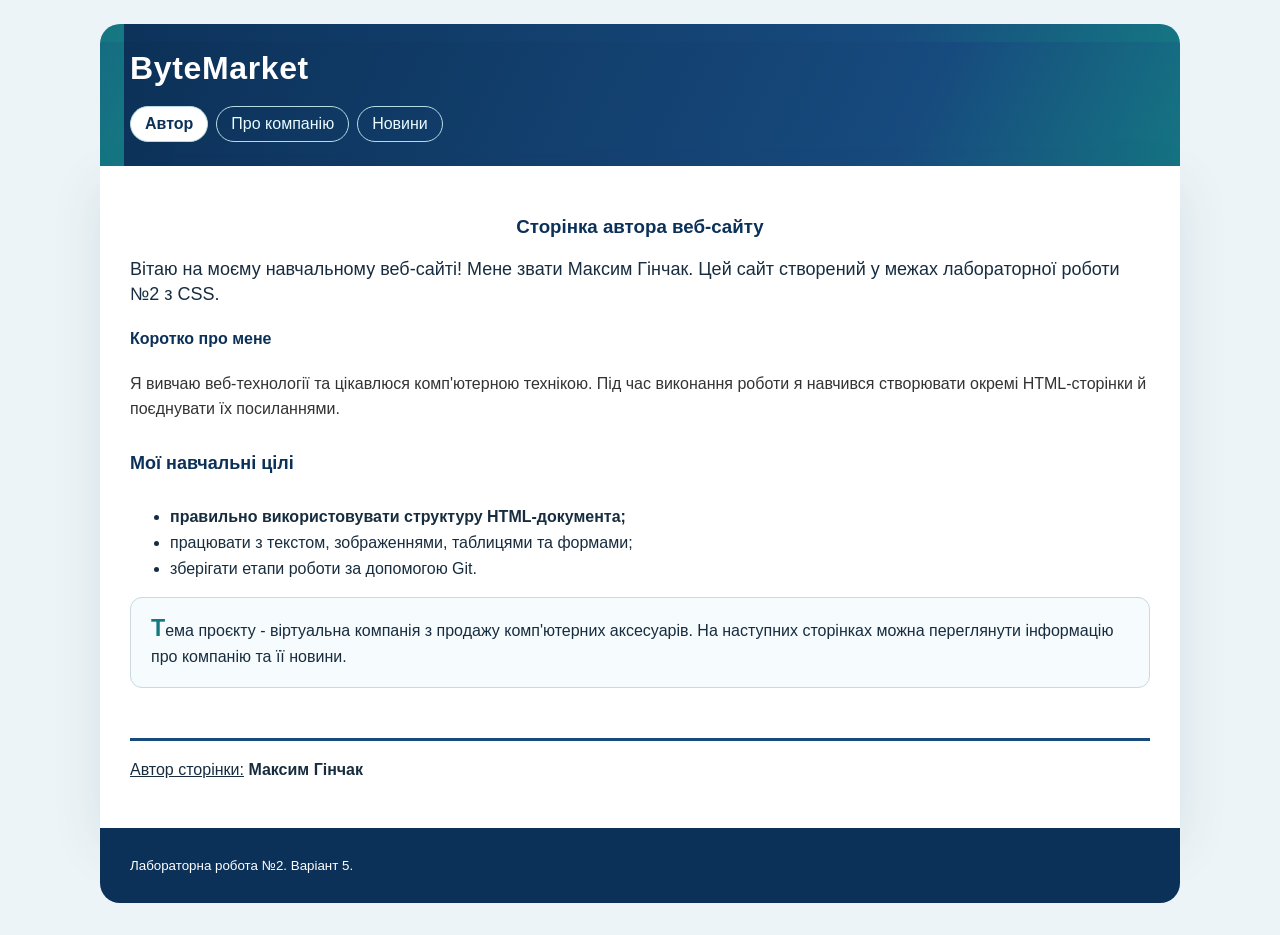
<file: index.html>
<!DOCTYPE html>
<html lang="uk">
<head>
  <meta charset="UTF-8">
  <meta name="Author" content="Максим Гінчак">
  <meta name="Description" content="Сторінка автора навчального веб-сайту ByteMarket">
  <meta name="Keywords" content="HTML, автор, лабораторна робота, комп'ютерні аксесуари">
  <meta name="viewport" content="width=device-width, initial-scale=1.0">
  <title>ByteMarket - сторінка автора</title>
  <link rel="stylesheet" href="assets/css/styles.css">
</head>
<body>
  <header class="site-header">
    <h1>ByteMarket</h1>
    <nav aria-label="Головна навігація">
      <a class="active" aria-current="page" href="index.html">Автор</a>
      <a href="company.html">Про компанію</a>
      <a href="news.html">Новини</a>
    </nav>
  </header>

  <main class="site-main">
    <h3 id="author-title" title="Сторінка автора">Сторінка автора веб-сайту</h3>

    <p class="author-greeting" title="Привітання від автора">
      Вітаю на моєму навчальному веб-сайті! Мене звати Максим Гінчак. Цей сайт створений
      у межах лабораторної роботи №2 з CSS.
    </p>

    <h4 id="about-author" title="Інформація про автора" lang="uk">Коротко про мене</h4>
    <p class="author-interests" title="Інтереси автора">
      Я вивчаю веб-технології та цікавлюся комп'ютерною технікою. Під час виконання
      роботи я навчився створювати окремі HTML-сторінки й поєднувати їх посиланнями.
    </p>

    <h5 class="author-goals" title="Навички автора">Мої навчальні цілі</h5>
    <ul>
      <li>правильно використовувати структуру HTML-документа;</li>
      <li>працювати з текстом, зображеннями, таблицями та формами;</li>
      <li>зберігати етапи роботи за допомогою Git.</li>
    </ul>

    <p class="intro-note" title="Опис проєкту">
      Тема проєкту - віртуальна компанія з продажу комп'ютерних аксесуарів.
      На наступних сторінках можна переглянути інформацію про компанію та її новини.
    </p>

    <br id="author-break" class="page-break" clear="all">
    <hr class="author-divider">

    <p>
      <u id="author-signature" title="Підпис автора" lang="uk">Автор сторінки:</u>
      <b id="author-name" class="author" lang="uk">Максим Гінчак</b>
    </p>
  </main>

  <footer class="site-footer">
    <small>Лабораторна робота №2. Варіант 5.</small>
  </footer>
</body>
</html>
</file>
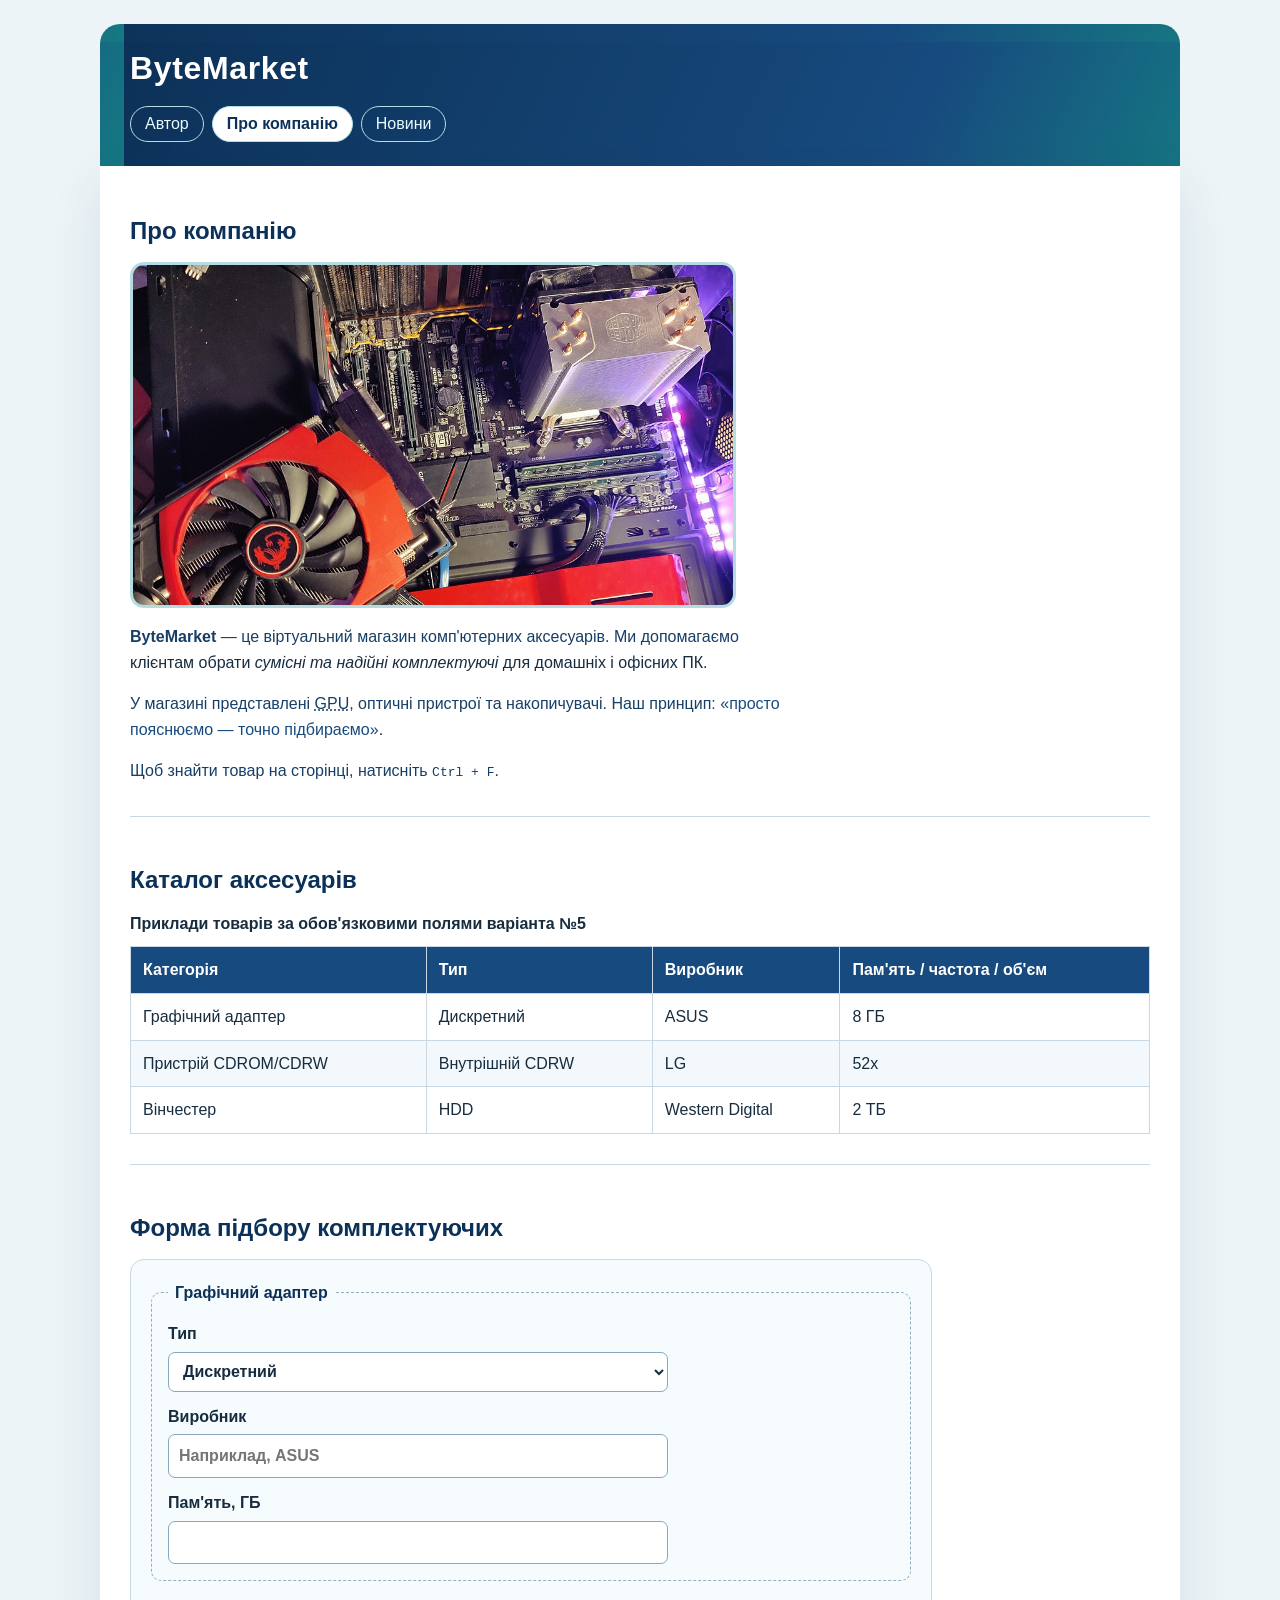
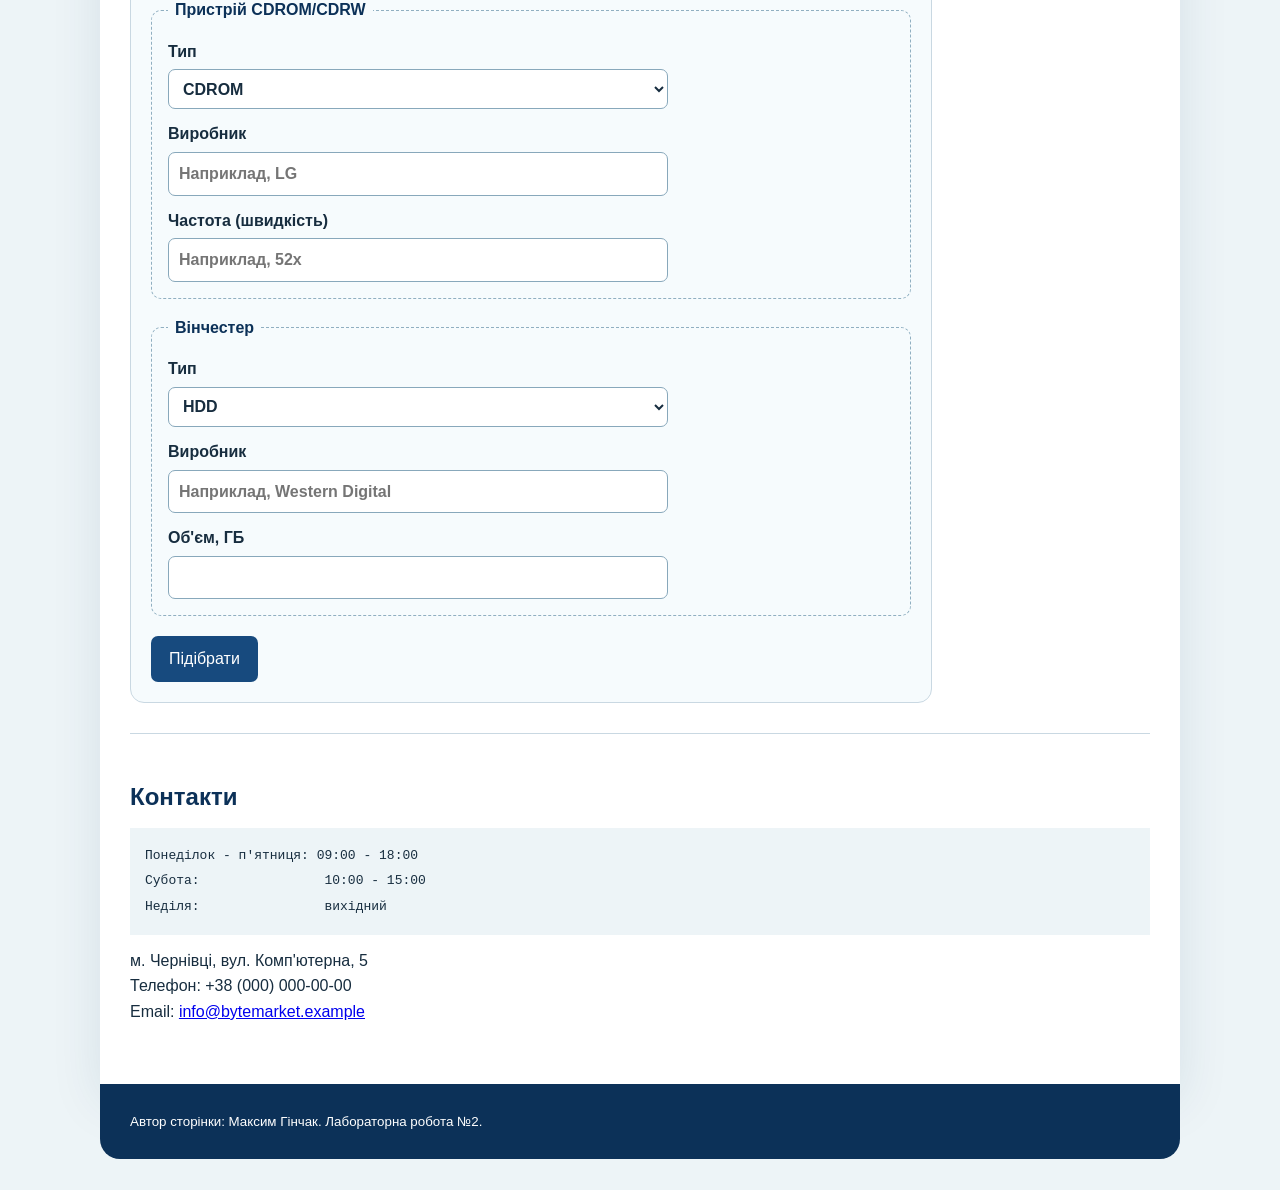
<file: company.html>
<!DOCTYPE html>
<html lang="uk">
<head>
  <meta charset="UTF-8">
  <meta name="Author" content="Максим Гінчак">
  <meta name="Description" content="Інформація про віртуальну компанію ByteMarket">
  <meta name="Keywords" content="комп'ютерні аксесуари, графічний адаптер, CDROM, CDRW, вінчестер">
  <meta name="viewport" content="width=device-width, initial-scale=1.0">
  <title>ByteMarket — про компанію</title>
  <link rel="stylesheet" href="assets/css/styles.css">
</head>
<body>
  <header class="site-header">
    <h1>ByteMarket</h1>
    <nav aria-label="Головна навігація">
      <a href="index.html">Автор</a>
      <a class="active" aria-current="page" href="company.html">Про компанію</a>
      <a href="news.html">Новини</a>
    </nav>
  </header>

  <main class="site-main">
    <section class="content-section">
      <h2>Про компанію</h2>
      <img
        id="company-image"
        title="Комп'ютер із графічним адаптером"
        lang="uk"
        dir="ltr"
        src="assets/images/graphics-card.jpg"
        class="main-image"
        alt="Внутрішні компоненти комп'ютера з графічним адаптером">

      <p>
        <strong id="company-name" title="Назва віртуальної компанії">ByteMarket</strong> —
        це віртуальний магазин комп'ютерних аксесуарів. Ми допомагаємо клієнтам обрати
        <em class="important" lang="uk">сумісні та надійні комплектуючі</em> для домашніх і офісних ПК.
      </p>

      <p>
        У магазині представлені <abbr class="term" lang="uk" title="графічні процесори">GPU</abbr>,
        оптичні пристрої та накопичувачі. Наш принцип:
        <q id="company-quote" dir="ltr">просто пояснюємо — точно підбираємо</q>.
      </p>

      <p>Щоб знайти товар на сторінці, натисніть <kbd class="keyboard" lang="uk">Ctrl + F</kbd>.</p>
    </section>

    <section class="content-section">
      <h2>Каталог аксесуарів</h2>
      <table>
        <caption>Приклади товарів за обов'язковими полями варіанта №5</caption>
        <thead>
          <tr>
            <th>Категорія</th>
            <th>Тип</th>
            <th>Виробник</th>
            <th>Пам'ять / частота / об'єм</th>
          </tr>
        </thead>
        <tbody>
          <tr>
            <td>Графічний адаптер</td>
            <td>Дискретний</td>
            <td>ASUS</td>
            <td>8 ГБ</td>
          </tr>
          <tr>
            <td>Пристрій CDROM/CDRW</td>
            <td>Внутрішній CDRW</td>
            <td>LG</td>
            <td>52x</td>
          </tr>
          <tr>
            <td>Вінчестер</td>
            <td>HDD</td>
            <td>Western Digital</td>
            <td>2 ТБ</td>
          </tr>
        </tbody>
      </table>
    </section>

    <section class="content-section">
      <h2>Форма підбору комплектуючих</h2>
      <form action="#" method="get">
        <fieldset>
          <legend>Графічний адаптер</legend>
          <label>Тип
            <select name="gpu-type">
              <option>Дискретний</option>
              <option>Інтегрований</option>
            </select>
          </label>
          <label>Виробник <input type="text" name="gpu-manufacturer" placeholder="Наприклад, ASUS"></label>
          <label>Пам'ять, ГБ <input type="number" name="gpu-memory" min="1" max="48"></label>
        </fieldset>

        <fieldset>
          <legend>Пристрій CDROM/CDRW</legend>
          <label>Тип
            <select name="optical-type">
              <option>CDROM</option>
              <option>CDRW</option>
            </select>
          </label>
          <label>Виробник <input type="text" name="optical-manufacturer" placeholder="Наприклад, LG"></label>
          <label>Частота (швидкість) <input type="text" name="optical-speed" placeholder="Наприклад, 52x"></label>
        </fieldset>

        <fieldset>
          <legend>Вінчестер</legend>
          <label>Тип
            <select name="drive-type">
              <option>HDD</option>
              <option>SSD</option>
            </select>
          </label>
          <label>Виробник <input type="text" name="drive-manufacturer" placeholder="Наприклад, Western Digital"></label>
          <label>Об'єм, ГБ <input type="number" name="drive-capacity" min="128" step="128"></label>
        </fieldset>

        <button type="submit">Підібрати</button>
      </form>
    </section>

    <section class="content-section">
      <h2>Контакти</h2>
      <pre id="work-hours" title="Графік роботи">
Понеділок - п'ятниця: 09:00 - 18:00
Субота:                10:00 - 15:00
Неділя:                вихідний</pre>

      <address dir="ltr">
        м. Чернівці, вул. Комп'ютерна, 5<br>
        Телефон: +38 (000) 000-00-00<br>
        Email: <a href="mailto:info@bytemarket.example">info@bytemarket.example</a>
      </address>
    </section>
  </main>

  <footer class="site-footer">
    <small>Автор сторінки: Максим Гінчак. Лабораторна робота №2.</small>
  </footer>
</body>
</html>
</file>
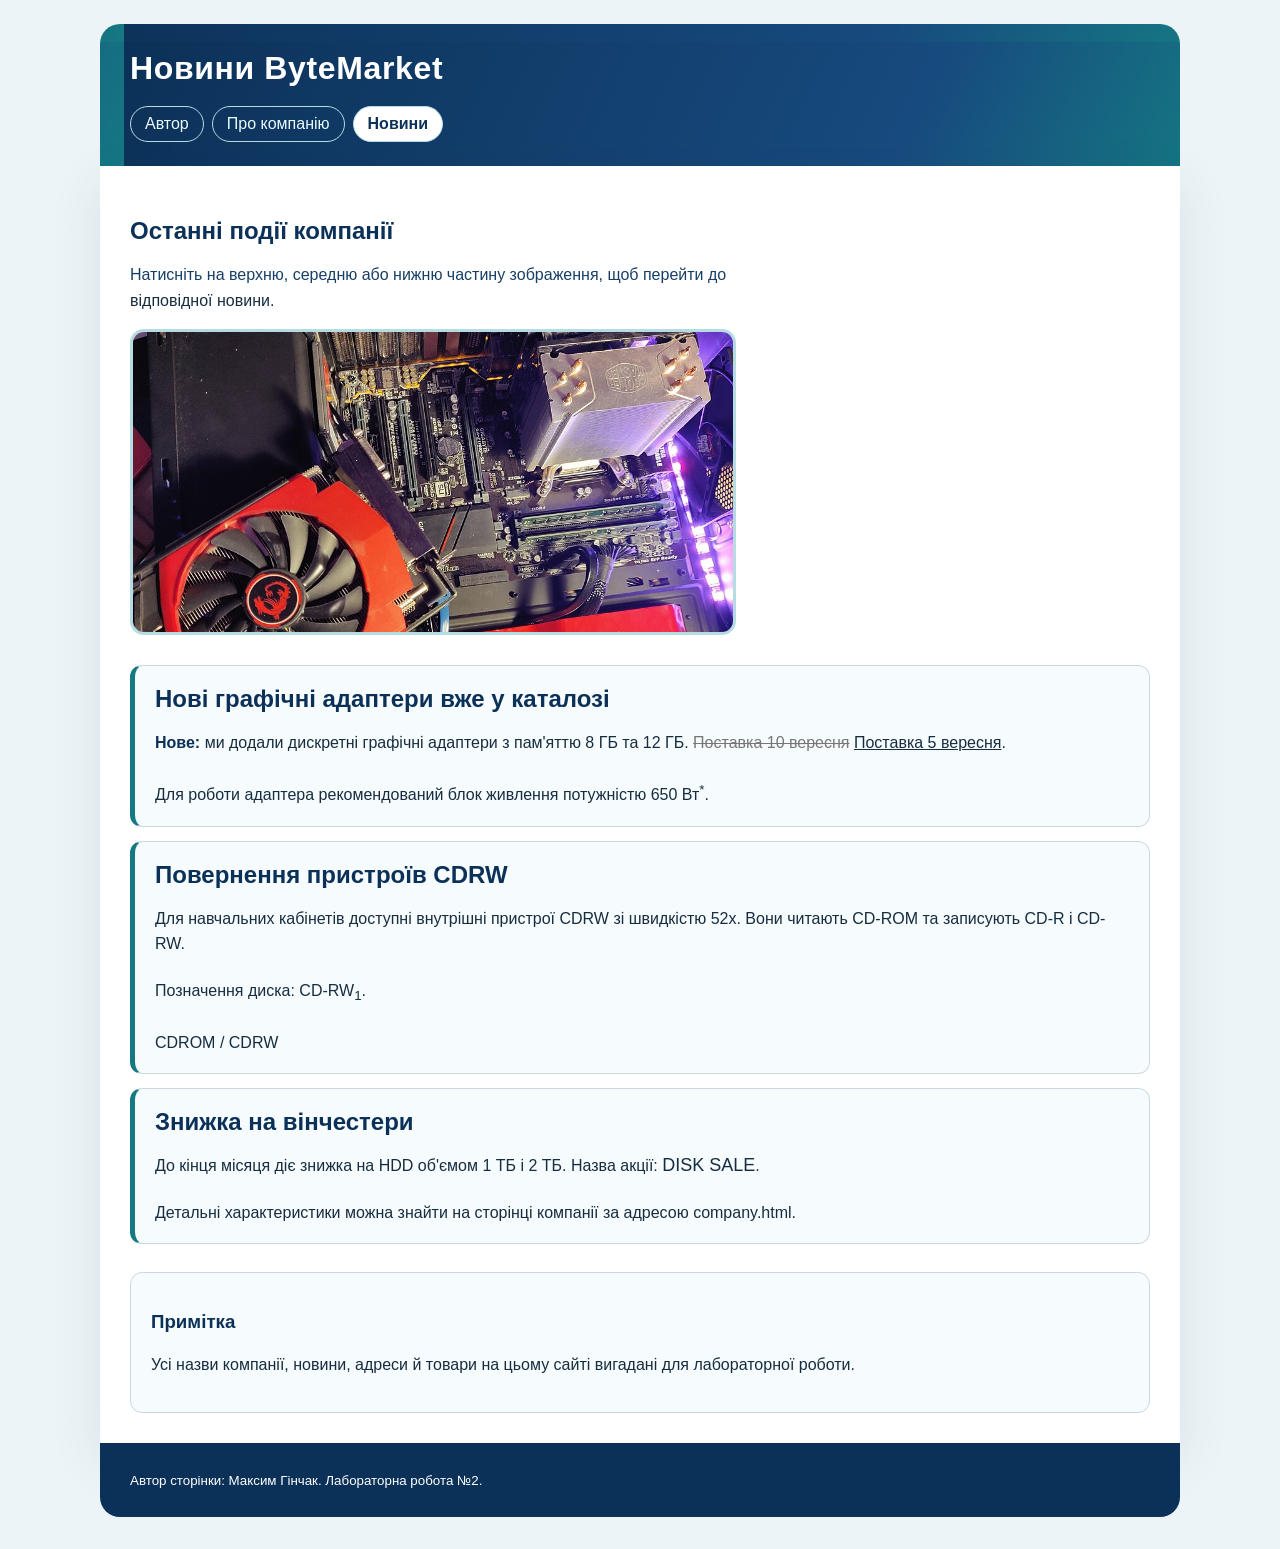
<file: news.html>
<!DOCTYPE html>
<html lang="uk">
<head>
  <meta charset="UTF-8">
  <meta name="Author" content="Максим Гінчак">
  <meta name="Description" content="Новини віртуальної компанії ByteMarket">
  <meta name="Keywords" content="новини, комп'ютерні аксесуари, ByteMarket">
  <meta name="viewport" content="width=device-width, initial-scale=1.0">
  <title>ByteMarket — новини</title>
  <link rel="stylesheet" href="assets/css/styles.css">
</head>
<body>
  <header id="news-header" class="page-header site-header">
    <h1>Новини ByteMarket</h1>
    <nav aria-label="Головна навігація">
      <a href="index.html">Автор</a>
      <a href="company.html">Про компанію</a>
      <a class="active" aria-current="page" href="news.html">Новини</a>
    </nav>
  </header>

  <main class="site-main">
    <section class="content-section">
      <h2>Останні події компанії</h2>
      <p>Натисніть на верхню, середню або нижню частину зображення, щоб перейти до відповідної новини.</p>

      <img
        src="assets/images/graphics-card.jpg"
        id="news-image"
        class="main-image"
        usemap="#news-map"
        alt="Комп'ютерні комплектуючі">

      <map
        name="news-map"
        tabindex="0"
        onblur=""
        accesskey="m"
        target="_self">
        <area href="#gpu-news" shape="rect" coords="0,0,960,426" lang="uk" alt="Новина про графічні адаптери">
        <area href="#optical-news" shape="rect" coords="0,427,960,852" lang="uk" alt="Новина про CDRW">
        <area href="#drive-news" shape="rect" coords="0,853,960,1280" lang="uk" alt="Новина про накопичувачі">
      </map>
    </section>

    <div id="news-list">
      <article id="gpu-news" class="news story">
        <h2>Нові графічні адаптери вже у каталозі</h2>
        <p>
          <span id="gpu-label" title="Позначка новини" class="new-label">Нове:</span>
          ми додали дискретні графічні адаптери з пам'яттю 8 ГБ та 12 ГБ.
          <del id="old-date" lang="uk">Поставка 10 вересня</del>
          <ins datetime="2026-09-01" lang="uk">Поставка 5 вересня</ins>.
        </p>
        <p>Для роботи адаптера рекомендований блок живлення потужністю 650 Вт<sup lang="uk">*</sup>.</p>
      </article>

      <article id="optical-news" class="news story">
        <h2>Повернення пристроїв CDRW</h2>
        <p>
          Для навчальних кабінетів доступні внутрішні пристрої CDRW зі швидкістю 52x.
          Вони читають CD-ROM та записують CD-R і CD-RW.
        </p>
        <p>Позначення диска: CD-RW<sub id="disk-index" class="index">1</sub>.</p>
        <p><bdo dir="ltr">CDROM / CDRW</bdo></p>
      </article>

      <article id="drive-news" class="news story">
        <h2>Знижка на вінчестери</h2>
        <p>
          До кінця місяця діє знижка на HDD об'ємом 1 ТБ і 2 ТБ. Назва акції:
          <ruby id="sale-name">DISK SALE</ruby>.
        </p>
        <p>
          Детальні характеристики можна знайти на сторінці компанії за адресою
          company.<wbr class="break-point">html.
        </p>
      </article>
    </div>

    <aside id="news-note" class="card">
      <h3>Примітка</h3>
      <p>Усі назви компанії, новини, адреси й товари на цьому сайті вигадані для лабораторної роботи.</p>
    </aside>
  </main>

  <footer class="site-footer">
    <small>Автор сторінки: Максим Гінчак. Лабораторна робота №2.</small>
  </footer>
</body>
</html>
</file>
<file: assets/css/styles.css>
/* Лабораторна робота №2, варіант 5. Основа — HTML-сторінки лабораторної №1. */
:root {
  color-scheme: light;
  --ink: #172d3f;
  --blue: #174a7e;
  --blue-dark: #0c3158;
  --aqua: #67d6c0;
  --paper: #ffffff;
  --muted: #587083;
  --line: #c9d8e2;
}

html { scroll-behavior: smooth; }
body {
  box-sizing: border-box;
  width: min(100% - 32px, 1080px);
  min-width: 280px;
  min-height: 100vh;
  margin: 0 auto;
  padding: 24px 0 32px;
  color: var(--ink);
  background-color: #edf4f7;
  background-image: url("../images/graphics-card.jpg");
  background-attachment: scroll;
  background-position: right top;
  background-size: 0 0; /* Локальне зображення підключене, але не заважає читанню. */
  font-family: -apple-system, BlinkMacSystemFont, "Segoe UI", Arial, sans-serif;
  line-height: 160%;
  direction: ltr;
  unicode-bidi: normal;
}

.site-header,
.site-footer {
  padding: 24px 30px;
  color: white;
  background-color: var(--blue-dark);
}
.site-header {
  border-radius: 20px 20px 0 0;
  background-image: linear-gradient(115deg, #0c3158, #174a7e 72%, #157983);
  background-position: 24px 18px;
  background-attachment: scroll;
}
.site-header h1 { margin: 0 0 18px; color: white; letter-spacing: .02em; }
.site-footer { border-radius: 0 0 20px 20px; }
.site-footer a { color: white; }

nav { display: flex; flex-wrap: wrap; gap: 8px; }
nav a {
  display: inline;
  padding: 8px 14px;
  border: 1px solid #b6dce3;
  border-radius: 999px;
  color: #e9fbff;
  text-decoration: none;
  line-height: normal;
}
nav a.active { background: white; color: var(--blue-dark); font-weight: 700; }
nav a:hover, nav a:focus-visible { background: #d8f9f2; color: var(--blue-dark); outline: 2px solid var(--aqua); }

.site-main {
  padding: 30px;
  background: var(--paper);
  box-shadow: 0 18px 48px #163e591a;
}
.content-section { margin-bottom: 30px; }
.content-section + .content-section { border-top: 1px solid var(--line); padding-top: 28px; }
.content-section p { max-width: 74ch; }
.content-section p:first-line { color: #173f66; }
.intro-note:first-letter { color: #157983; font-size: 1.45em; font-weight: 700; }

h1, h2, h3, h4, h5 { line-height: 1.25; }
h2, h3, h4, h5 { color: var(--blue-dark); }
h2 { margin-bottom: 16px; }
section h2 + p { margin-top: 0; } /* сусідній селектор */
article p + p { padding-top: 5px; }
ul li:first-child { font-weight: 700; }
ul li:last-child { margin-bottom: 0; }
article:last-of-type { margin-bottom: 28px; }
:lang(uk) { quotes: "«" "»"; }

img { max-width: 100%; height: auto; }
.main-image {
  display: block;
  width: min(100%, 600px);
  max-height: 340px;
  object-fit: cover;
  object-position: center 42%;
  border: 3px solid #b6dce3;
  border-radius: 14px;
}
#news-image { height: 300px; }

/* Селектори атрибутів із завдання. */
img[alt] { background-color: #e8f1f5; }
a[href="company.html"] { text-underline-offset: 3px; }
article[class~="story"] { border-left-color: #157983; }
input:enabled, select:enabled, button:enabled { cursor: pointer; }
p:empty { display: none; }

.card, .news, .intro-note {
  padding: 18px 20px;
  border: 1px solid var(--line);
  border-radius: 12px;
  background-color: #f6fbfd;
}
.news {
  margin-bottom: 14px;
  border-left: 5px solid #157983;
  overflow: visible;
}
.news h2 { margin-top: 0; }
.news p:last-child { margin-bottom: 0; }
.news .new-label { color: var(--blue-dark) !important; }
#news-note { clear: left; }
#news-note::first-line { font-weight: 600; }

/* Таблиця каталогу й демонстрація груп відображення таблиці. */
table { width: 100%; border-collapse: collapse; }
thead { display: table-header-group; }
tfoot { display: table-footer-group; }
caption { margin-bottom: 10px; font-weight: 700; text-align: left; }
th, td { padding: 10px 12px; border: 1px solid var(--line); text-align: left; }
th { color: white; background: var(--blue); }
tbody tr:nth-child(even) { background: #f2f8fb; }

form {
  max-width: 760px;
  padding: 20px;
  border: 1px solid var(--line);
  border-radius: 14px;
  background: #f6fbfd;
}
fieldset { margin: 0 0 16px; padding: 16px; border: 1px dashed #90afc1; border-radius: 10px; }
fieldset:last-of-type { margin-bottom: 20px; }
legend { padding: 0 7px; color: var(--blue-dark); font-weight: 700; }
label { display: block; margin-bottom: 12px; font-weight: 600; }
label:last-child { margin-bottom: 0; }
input, select {
  box-sizing: border-box;
  display: block;
  width: 100%;
  max-width: 500px;
  min-height: 40px;
  margin-top: 5px;
  padding: 8px 10px;
  border: 1px solid #88a8bb;
  border-radius: 7px;
  color: var(--ink);
  background: white;
  font: inherit;
}
input:focus-visible, select:focus-visible { outline: 3px solid #67d6c0; outline-color: #67d6c0; }
button {
  padding: 10px 18px;
  border: 0;
  border-radius: 7px;
  color: white;
  background: var(--blue);
  font: inherit;
}
button:hover { background: var(--blue-dark); }

pre { max-width: 100%; padding: 15px; overflow: auto; background: #edf4f7; }
address { font-style: normal; }
:where(a, button) { outline-offset: 3px; }

/* Навчальна частина: решта значень варіанта 5 показана на реальних блоках.
   display: compact і run-in — застарілі значення; сучасний браузер їх ігнорує.
   Тому для відповідних елементів наступна декларація задає працездатну заміну. */
.legacy-compact { display: compact; display: inline; }
.legacy-run-in { display: run-in; display: inline; }
.inline-table-sample { display: inline-table; }
.static-sample { position: static; z-index: auto; }
.fixed-sample { position: fixed; right: 12px; bottom: 12px; }
.float-sample { float: left; margin-right: 12px; }
.float-reset { float: none; clear: none; }
.clear-left { clear: left; }
.bidi-sample { unicode-bidi: bidi-override; direction: ltr; }
.sizing-sample { width: 100%; min-width: 12rem; height: 40px; min-height: 2rem; }
.sizing-percent { height: 50%; min-height: 25%; }
.spacing-sample {
  margin-right: auto;
  margin-bottom: auto;
  margin-left: auto;
  padding-right: 8px;
  padding-bottom: 8px;
  padding-left: 8px;
}
.spacing-fixed { margin-right: 10px; margin-bottom: 10px; margin-left: 10px; }
.border-thin { border-width: thin; border-right-width: thin; border-left-width: thin; }
.border-sized {
  border-width: 2px;
  border-right-width: 3px;
  border-left-width: 3px;
  border-bottom-color: #67d6c0;
  border-right-color: #174a7e;
  border-left-color: #174a7e;
}
.border-none { border-style: none; border-top-style: none; border-right-style: none; }
.border-groove { border-style: groove; border-top-style: groove; border-right-style: groove; }
.border-dashed { border-style: dashed; border-top-style: dashed; border-right-style: dashed; }
.border-ridge { border-style: ridge; border-top-style: ridge; border-right-style: ridge; }
.normal-line { line-height: normal; }
.percent-line { line-height: 150%; }
.align-baseline { vertical-align: baseline; }
.align-sub { vertical-align: sub; }
.align-text-bottom { vertical-align: text-bottom; }
.align-bottom { vertical-align: bottom; }
.scroll-sample { overflow: auto; }
.clip-sample { position: absolute; clip: rect(0, 100px, 30px, 0); }
.visible-sample { visibility: visible; }
.hidden-sample { visibility: hidden; }
.outline-sample { outline: 2px solid #67d6c0; outline-color: #67d6c0; }
.image-position-right { background-image: url("../images/graphics-card.jpg"); background-position: right; }
.image-position-percent { background-image: url("../images/graphics-card.jpg"); background-position: 25% 50%; }

@media (max-width: 660px) {
  body { width: 100%; padding: 0; }
  .site-header, .site-main, .site-footer { padding: 20px; border-radius: 0; }
  .site-main { overflow-x: auto; }
  th, td { padding: 8px; font-size: 14px; }
  nav a { display: inline-block; }
}

/* Оформлення, перенесене з HTML у спільний CSS. */
#author-title { text-align: center; }
.author-greeting { font-size: 18px; }
.author-interests { color: #333; }
.author-goals { font-size: 18px; text-align: left; }
.author-divider { height: 3px; border: 0; background-color: var(--blue); }
#company-quote { color: var(--blue); }
.new-label { color: var(--blue); font-weight: 700; }
#news-list { margin-top: 20px; }
#old-date { color: #777; }
#sale-name { font-size: 18px; }
.break-point { word-break: normal; }
</file>
